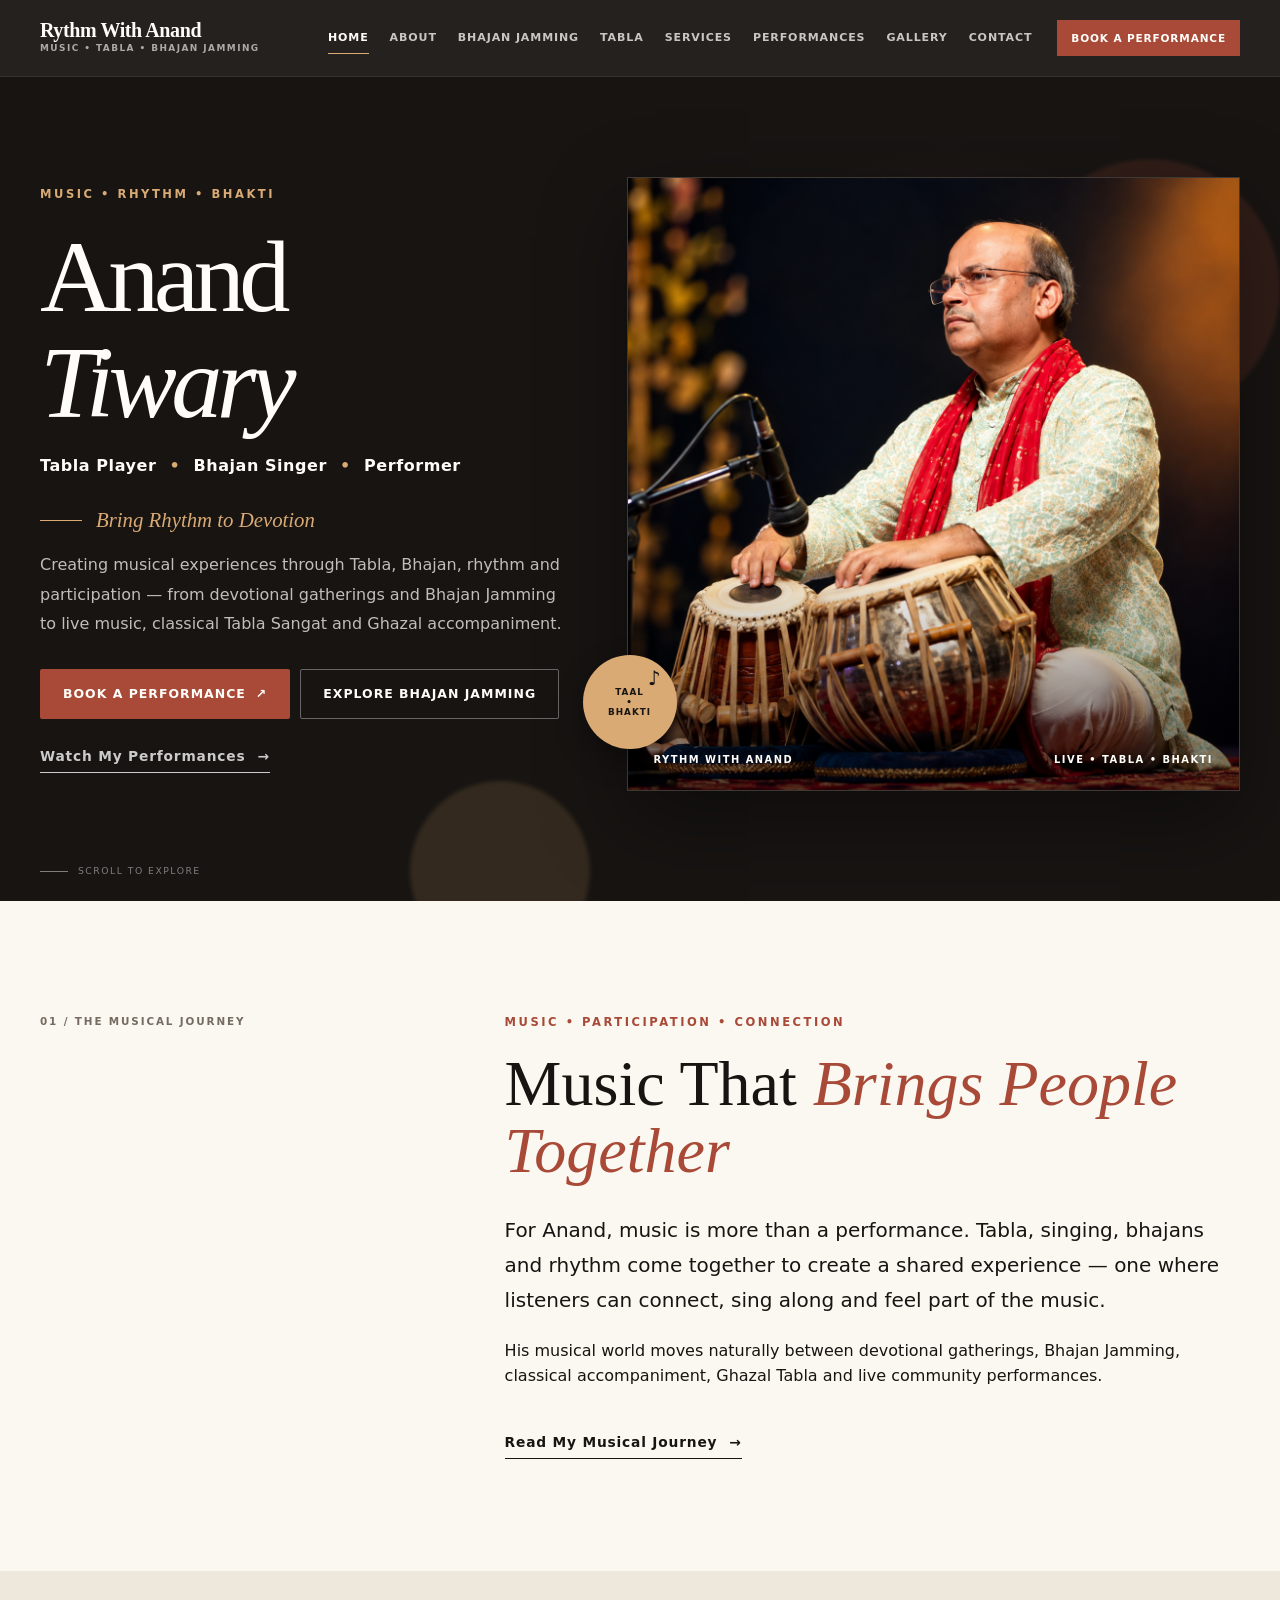
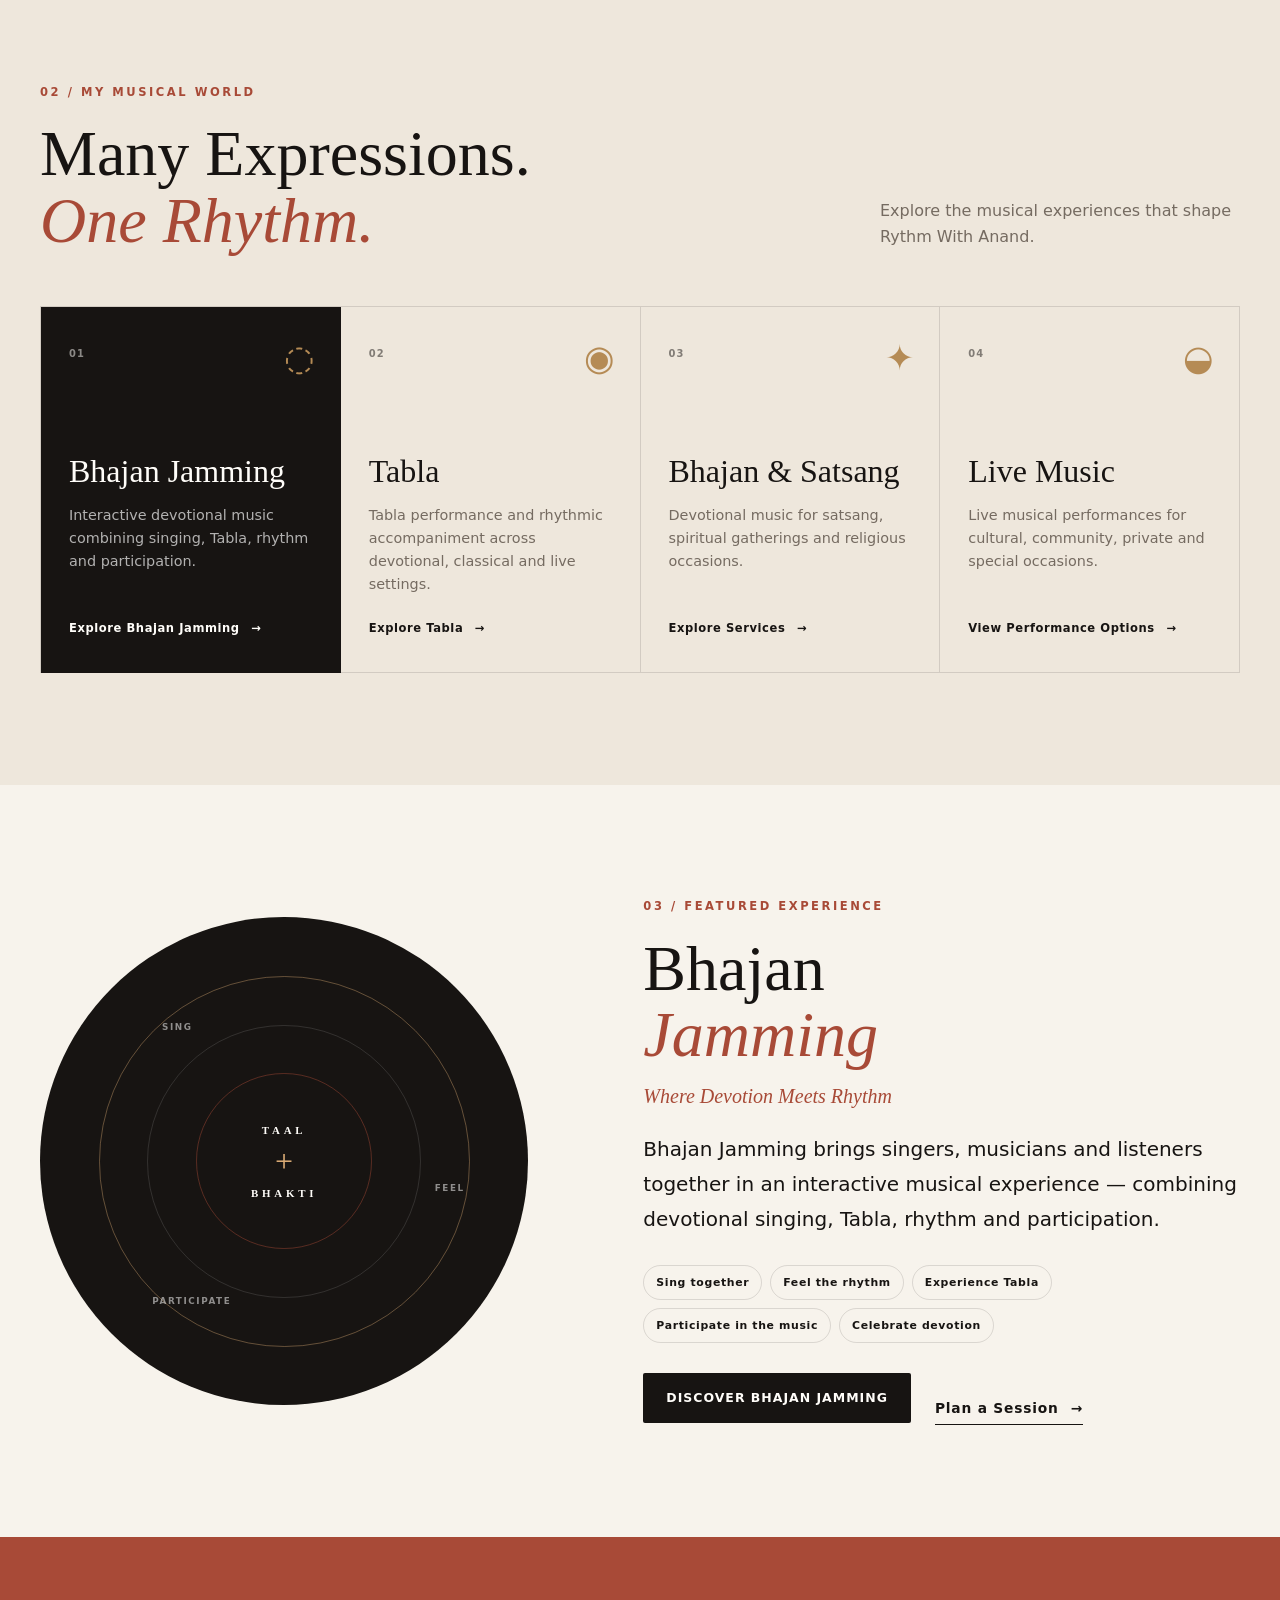
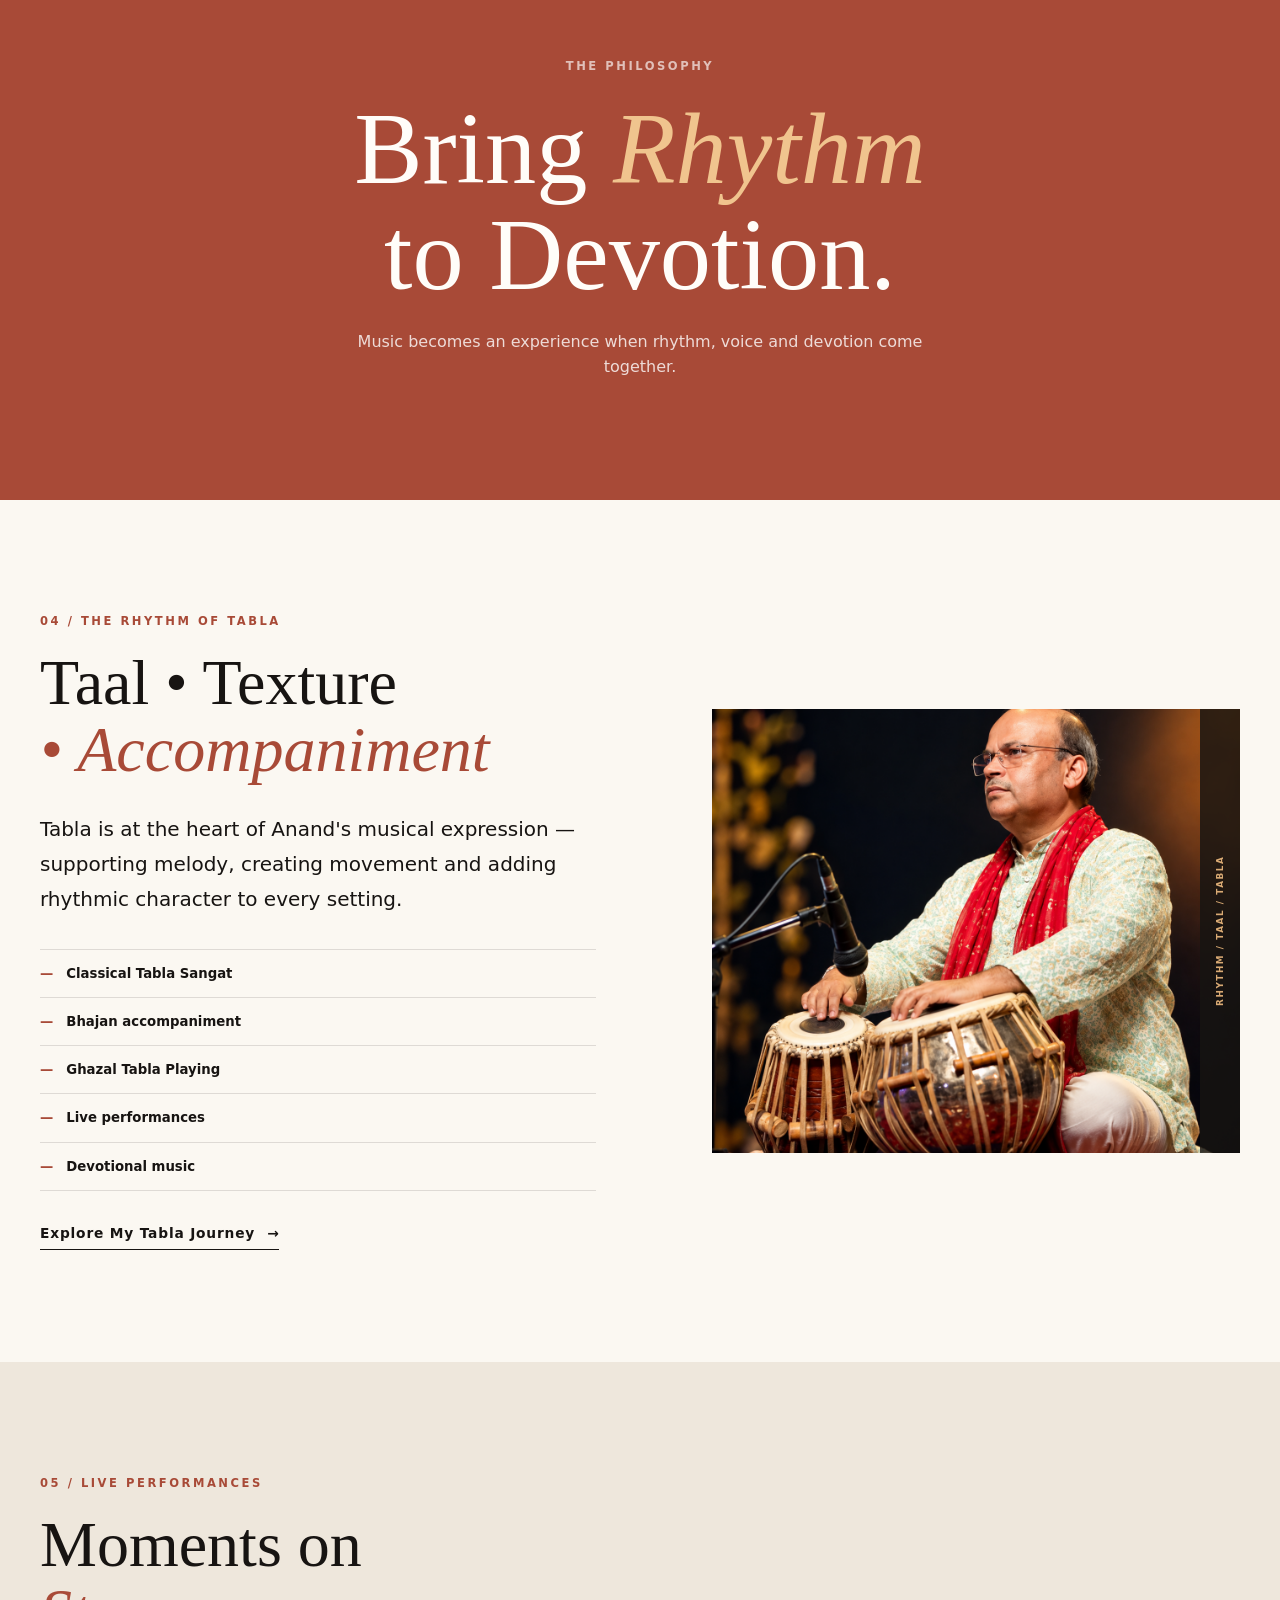
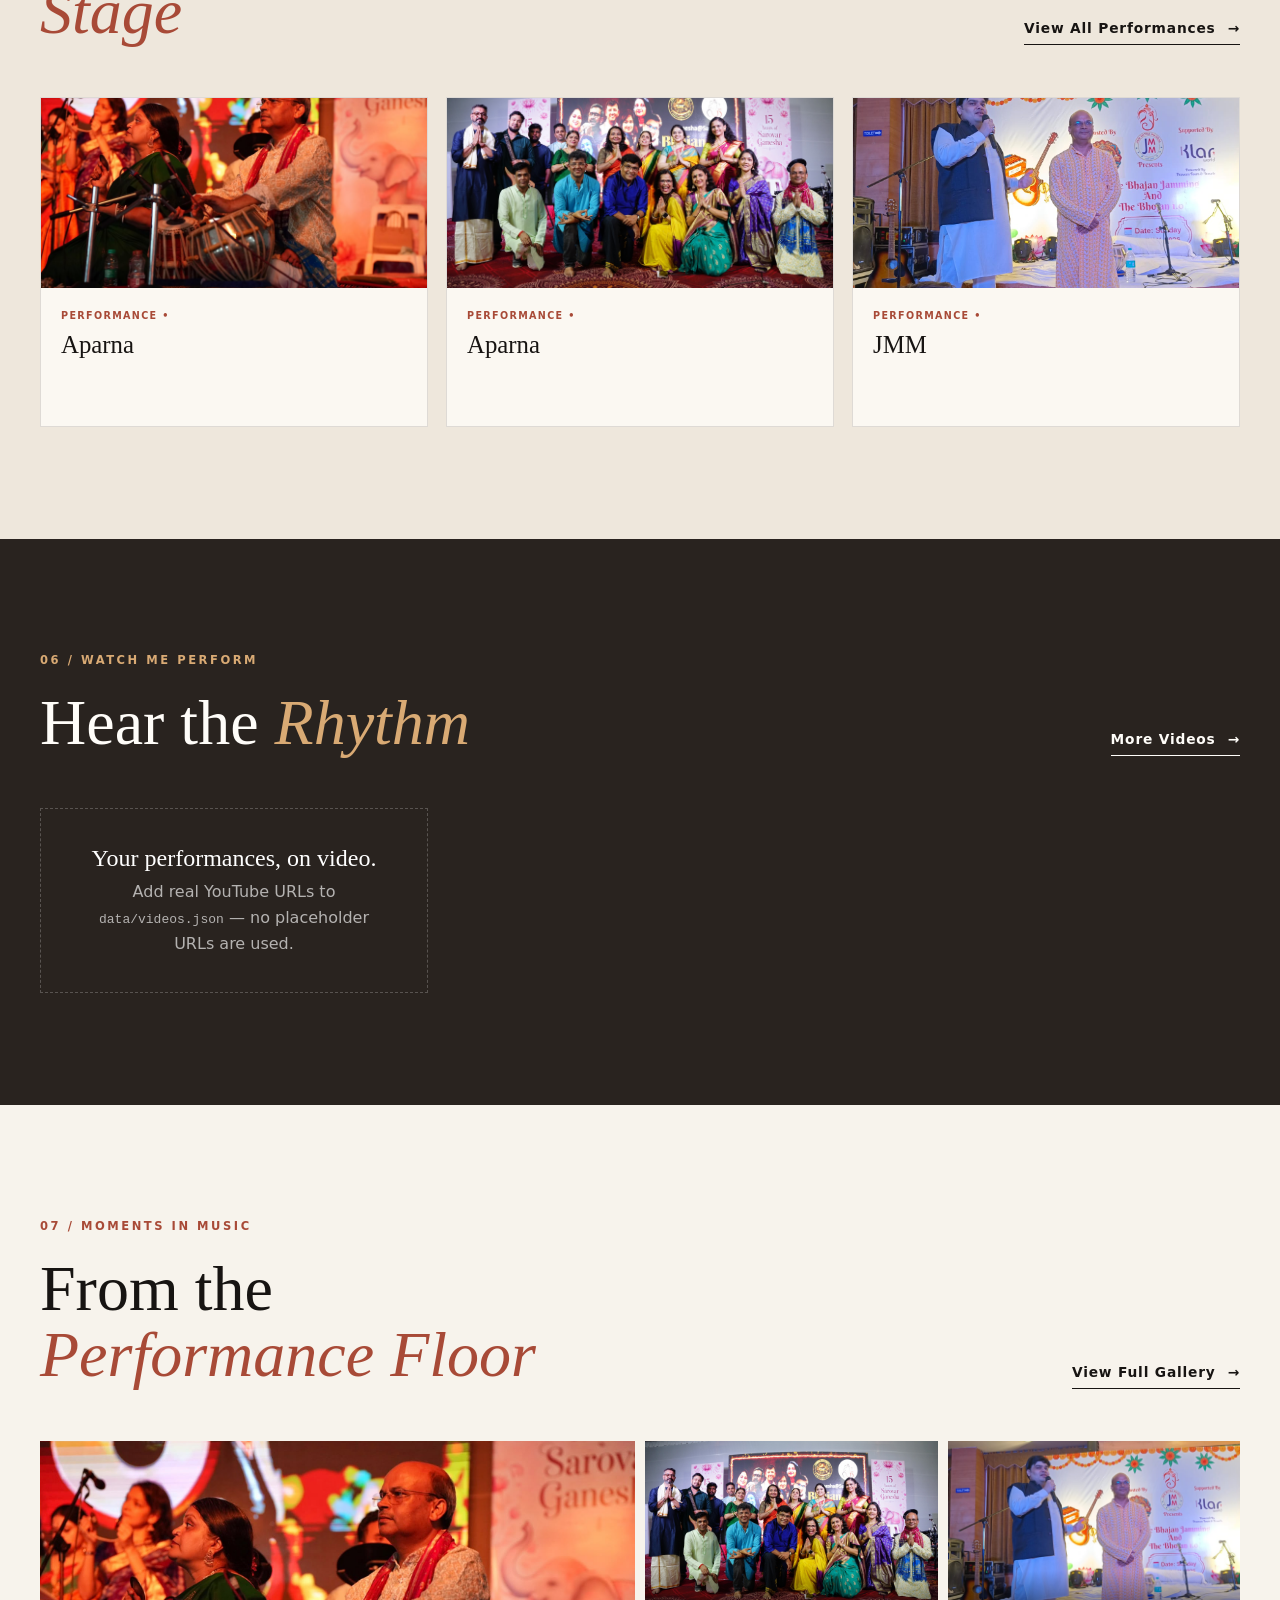
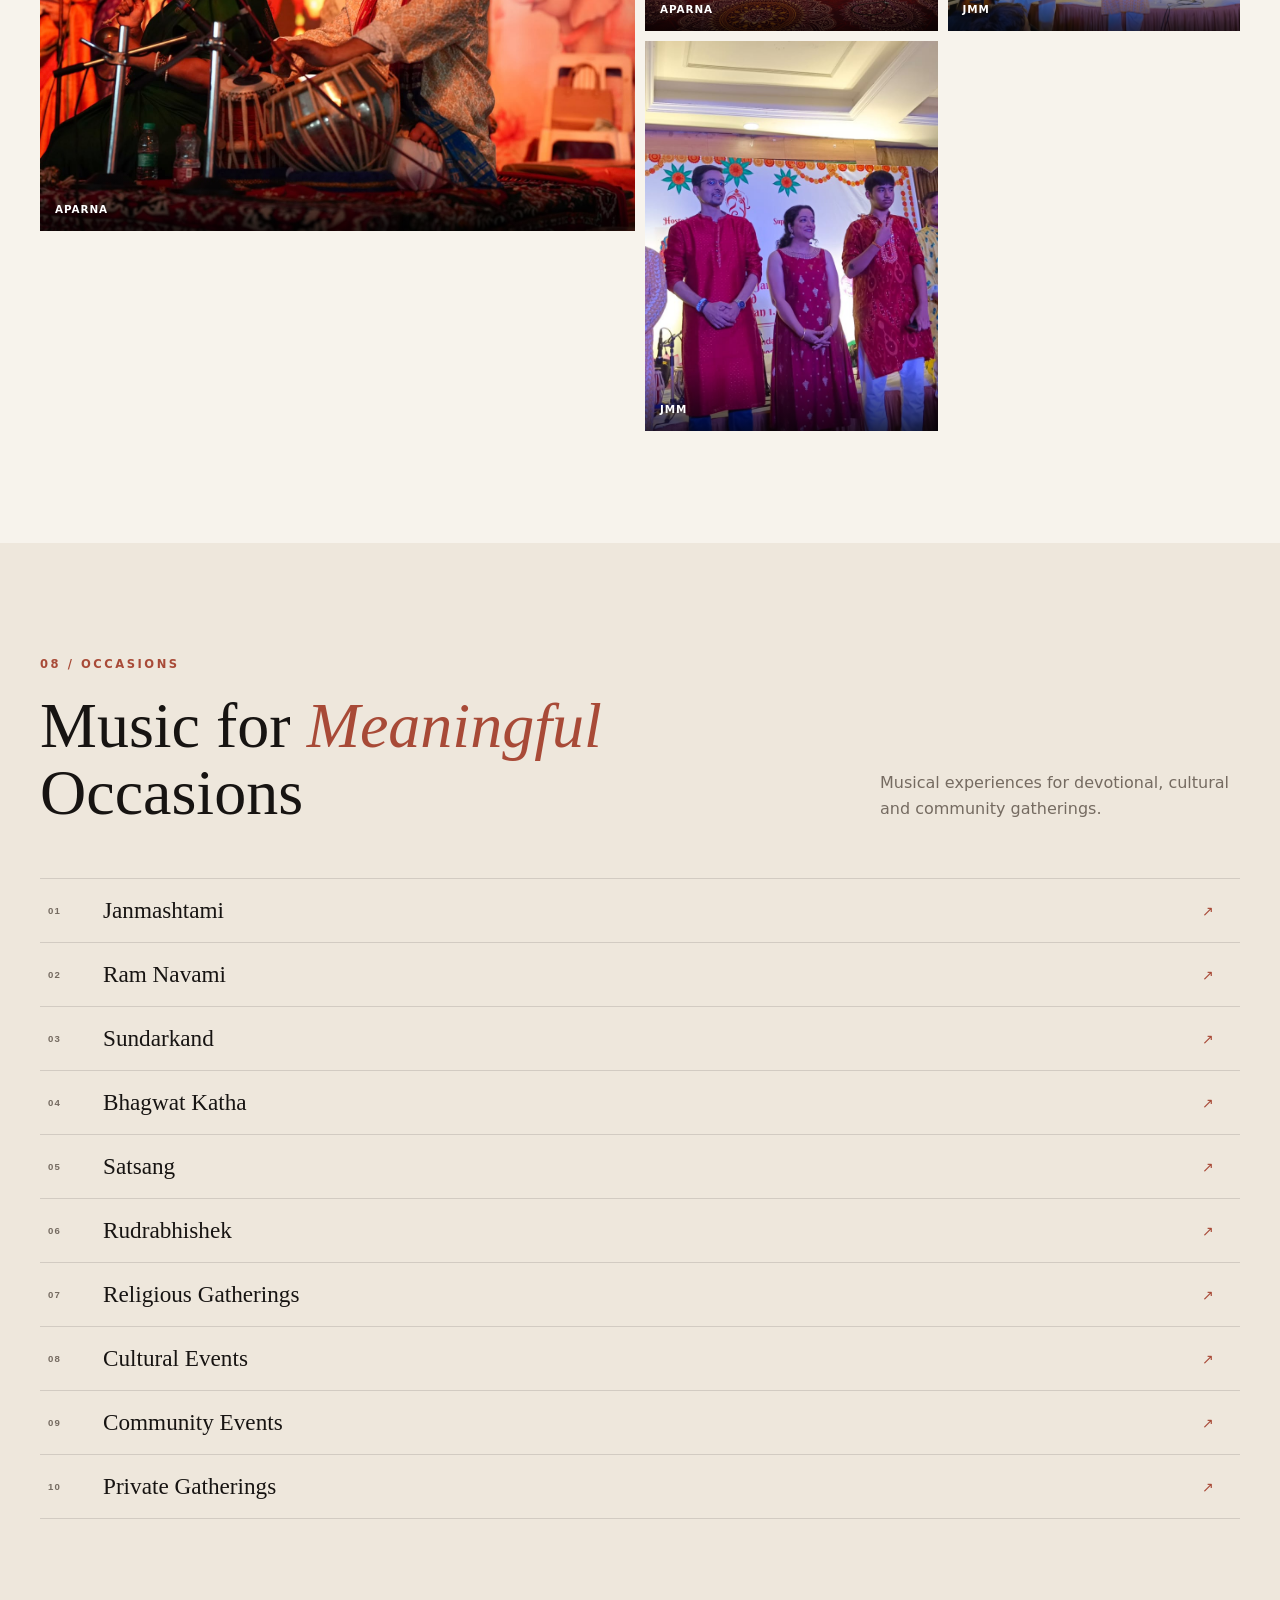
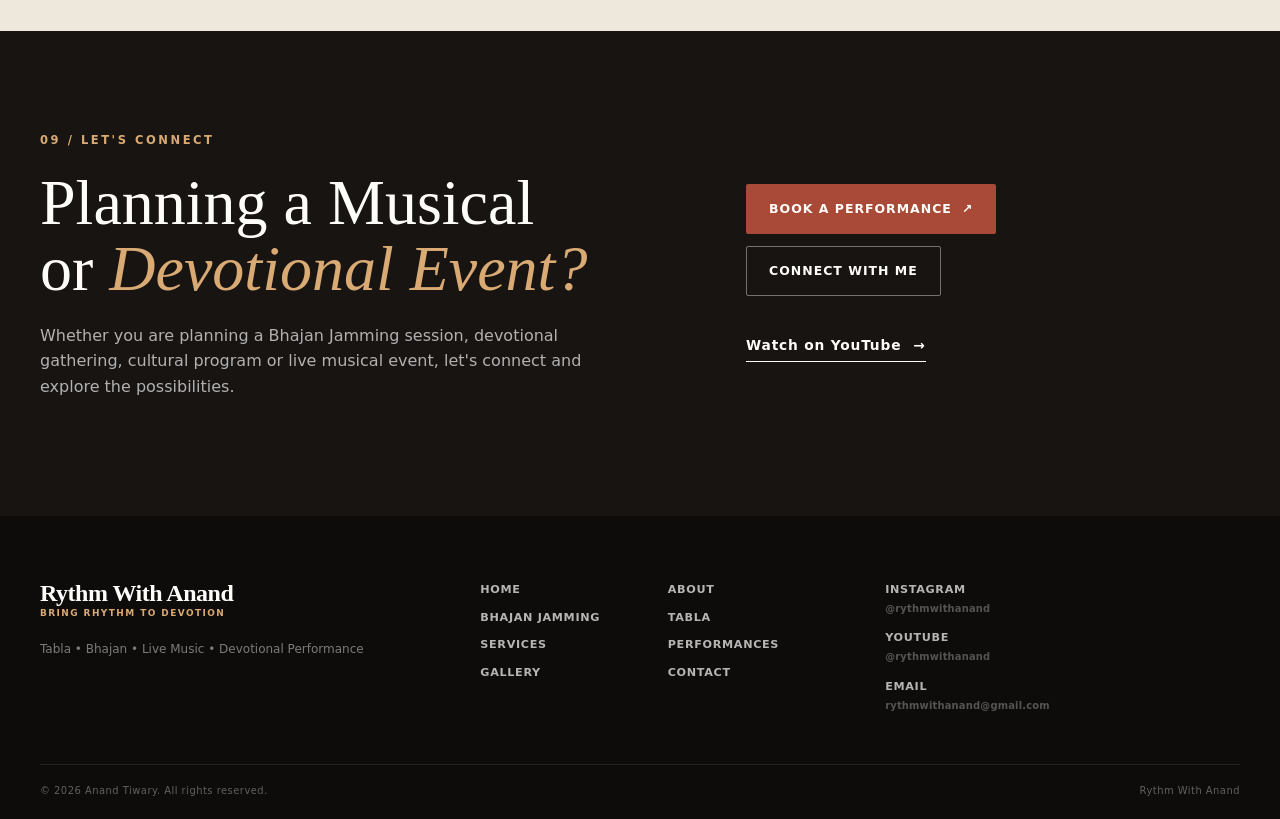
<file: index.html>
<!doctype html>
<html lang="en">
<head>
  <meta charset="utf-8">
  <meta name="viewport" content="width=device-width, initial-scale=1">
  <meta name="theme-color" content="#171412">
  <meta name="description" content="Anand Tiwary — Tabla Player, Bhajan Singer and Performer. Bhajan Jamming, Live Music, Classical Tabla Sangat, Ghazal Tabla and Devotional music.">
  <meta name="author" content="Anand Tiwary">
  <meta name="robots" content="index, follow">

  <title>Anand Tiwary | Tabla Player | Bhajan Jamming | Rythm With Anand</title>

  <!-- Replace this placeholder with your real GitHub Pages URL after deployment. -->
  <link rel="canonical" href="https://USERNAME.github.io/REPOSITORY/">

  <meta property="og:type" content="website">
  <meta property="og:title" content="Anand Tiwary | Rythm With Anand">
  <meta property="og:description" content="Tabla, Bhajan Jamming, live music and devotional performance by Anand Tiwary.">
  <meta property="og:url" content="https://USERNAME.github.io/REPOSITORY/">
  <meta property="og:image" content="assets/images/profile/TablaProfile.png">
  <meta property="og:image:alt" content="Anand Tiwary performing Tabla on stage">
  <meta name="twitter:card" content="summary_large_image">
  <meta name="twitter:title" content="Anand Tiwary | Rythm With Anand">
  <meta name="twitter:description" content="Bring Rhythm to Devotion — Tabla, Bhajan Jamming and live music.">
  <meta name="twitter:image" content="assets/images/profile/TablaProfile.png">

  <link rel="stylesheet" href="css/style.css">
  <link rel="stylesheet" href="css/home.css">
</head>

<body>
  <a class="skip-link" href="#main-content">Skip to content</a>

  <header class="site-header" data-header>
    <div class="container nav-wrap">
      <a class="brand" href="index.html" aria-label="Rythm With Anand home">
        <span class="brand-name" data-brand>Rythm With Anand</span>
        <span class="brand-subtitle">Music • Tabla • Bhajan Jamming</span>
      </a>

      <button class="menu-toggle" type="button" aria-expanded="false" aria-controls="site-navigation">
        <span class="sr-only">Open navigation</span>
        <span></span><span></span><span></span>
      </button>

      <nav id="site-navigation" class="site-nav" aria-label="Primary navigation">
        <a class="active" aria-current="page" href="index.html">Home</a>
        <a href="pages/about.html">About</a>
        <a href="pages/bhajan-jamming.html">Bhajan Jamming</a>
        <a href="pages/tabla.html">Tabla</a>
        <a href="pages/services.html">Services</a>
        <a href="pages/performances.html">Performances</a>
        <a href="pages/gallery.html">Gallery</a>
        <a href="pages/contact.html">Contact</a>
        <a class="nav-cta" href="pages/contact.html">Book a Performance</a>
      </nav>
    </div>
  </header>

  <main id="main-content">
    <!-- HERO -->
    <section class="hero section-dark">
      <div class="hero-glow hero-glow-one" aria-hidden="true"></div>
      <div class="hero-glow hero-glow-two" aria-hidden="true"></div>
      <div class="container hero-grid">
        <div class="hero-copy reveal">
          <p class="eyebrow">MUSIC • RHYTHM • BHAKTI</p>
          <h1>Anand<br><em>Tiwary</em></h1>
          <p class="hero-role">Tabla Player <span>•</span> Bhajan Singer <span>•</span> Performer</p>
          <div class="hero-tagline">
            <span class="line"></span>
            <span>Bring Rhythm to Devotion</span>
          </div>
          <p class="hero-text">
            Creating musical experiences through Tabla, Bhajan, rhythm and participation —
            from devotional gatherings and Bhajan Jamming to live music, classical Tabla Sangat
            and Ghazal accompaniment.
          </p>
          <div class="hero-actions">
            <a class="btn btn-primary" href="pages/contact.html">Book a Performance <span>↗</span></a>
            <a class="btn btn-secondary" href="pages/bhajan-jamming.html">Explore Bhajan Jamming</a>
          </div>
          <a class="text-link hero-watch" href="pages/performances.html">Watch My Performances <span>→</span></a>
        </div>

        <div class="hero-visual reveal reveal-delay">
          <div class="hero-image-frame">
            <img src="assets/images/profile/TablaProfile.png"
                 alt="Anand Tiwary performing Tabla on stage"
                 width="1254" height="1254"
                 fetchpriority="high">
            <div class="image-caption">
              <span>Rythm With Anand</span>
              <span>Live • Tabla • Bhakti</span>
            </div>
          </div>
          <div class="hero-note" aria-hidden="true">
            <span class="note-symbol">♪</span>
            <span>TAAL<br>•<br>BHAKTI</span>
          </div>
        </div>
      </div>
      <div class="scroll-cue" aria-hidden="true"><span></span>Scroll to explore</div>
    </section>

    <!-- INTRO -->
    <section class="section intro-section">
      <div class="container intro-grid">
        <div class="section-kicker reveal">01 / THE MUSICAL JOURNEY</div>
        <div class="intro-content reveal">
          <p class="eyebrow">Music • Participation • Connection</p>
          <h2>Music That <em>Brings People Together</em></h2>
          <p class="lead">
            For Anand, music is more than a performance. Tabla, singing, bhajans and rhythm
            come together to create a shared experience — one where listeners can connect,
            sing along and feel part of the music.
          </p>
          <p>
            His musical world moves naturally between devotional gatherings, Bhajan Jamming,
            classical accompaniment, Ghazal Tabla and live community performances.
          </p>
          <a class="text-link" href="pages/about.html">Read My Musical Journey <span>→</span></a>
        </div>
      </div>
    </section>

    <!-- MUSICAL WORLD -->
    <section class="section world-section">
      <div class="container">
        <div class="section-heading reveal">
          <div>
            <p class="eyebrow">02 / MY MUSICAL WORLD</p>
            <h2>Many Expressions.<br><em>One Rhythm.</em></h2>
          </div>
          <p>Explore the musical experiences that shape Rythm With Anand.</p>
        </div>

        <div class="world-grid">
          <article class="world-card featured reveal">
            <span class="card-number">01</span>
            <span class="card-icon" aria-hidden="true">◌</span>
            <h3>Bhajan Jamming</h3>
            <p>Interactive devotional music combining singing, Tabla, rhythm and participation.</p>
            <a href="pages/bhajan-jamming.html">Explore Bhajan Jamming <span>→</span></a>
          </article>

          <article class="world-card reveal reveal-delay">
            <span class="card-number">02</span>
            <span class="card-icon" aria-hidden="true">◉</span>
            <h3>Tabla</h3>
            <p>Tabla performance and rhythmic accompaniment across devotional, classical and live settings.</p>
            <a href="pages/tabla.html">Explore Tabla <span>→</span></a>
          </article>

          <article class="world-card reveal">
            <span class="card-number">03</span>
            <span class="card-icon" aria-hidden="true">✦</span>
            <h3>Bhajan &amp; Satsang</h3>
            <p>Devotional music for satsang, spiritual gatherings and religious occasions.</p>
            <a href="pages/services.html">Explore Services <span>→</span></a>
          </article>

          <article class="world-card reveal reveal-delay">
            <span class="card-number">04</span>
            <span class="card-icon" aria-hidden="true">◒</span>
            <h3>Live Music</h3>
            <p>Live musical performances for cultural, community, private and special occasions.</p>
            <a href="pages/services.html">View Performance Options <span>→</span></a>
          </article>
        </div>
      </div>
    </section>

    <!-- BHAJAN JAMMING -->
    <section class="section bhajan-section">
      <div class="container bhajan-grid">
        <div class="bhajan-art reveal">
          <div class="art-ring ring-one"></div>
          <div class="art-ring ring-two"></div>
          <div class="art-center">
            <span>TAAL</span>
            <strong>+</strong>
            <span>BHAKTI</span>
          </div>
          <div class="art-label label-one">SING</div>
          <div class="art-label label-two">FEEL</div>
          <div class="art-label label-three">PARTICIPATE</div>
        </div>

        <div class="bhajan-copy reveal">
          <p class="eyebrow">03 / FEATURED EXPERIENCE</p>
          <h2>Bhajan<br><em>Jamming</em></h2>
          <p class="display-subtitle">Where Devotion Meets Rhythm</p>
          <p class="lead">
            Bhajan Jamming brings singers, musicians and listeners together in an interactive
            musical experience — combining devotional singing, Tabla, rhythm and participation.
          </p>
          <div class="feature-points">
            <span>Sing together</span>
            <span>Feel the rhythm</span>
            <span>Experience Tabla</span>
            <span>Participate in the music</span>
            <span>Celebrate devotion</span>
          </div>
          <div class="inline-actions">
            <a class="btn btn-dark" href="pages/bhajan-jamming.html">Discover Bhajan Jamming</a>
            <a class="text-link" href="pages/contact.html">Plan a Session <span>→</span></a>
          </div>
        </div>
      </div>
    </section>

    <!-- BRAND STATEMENT -->
    <section class="statement-section">
      <div class="container statement-inner reveal">
        <p class="eyebrow">THE PHILOSOPHY</p>
        <h2>Bring <span>Rhythm</span><br>to Devotion.</h2>
        <p>Music becomes an experience when rhythm, voice and devotion come together.</p>
      </div>
    </section>

    <!-- TABLA -->
    <section class="section tabla-section">
      <div class="container tabla-grid">
        <div class="tabla-copy reveal">
          <p class="eyebrow">04 / THE RHYTHM OF TABLA</p>
          <h2>Taal • Texture<br><em>• Accompaniment</em></h2>
          <p class="lead">
            Tabla is at the heart of Anand's musical expression — supporting melody, creating
            movement and adding rhythmic character to every setting.
          </p>
          <ul class="clean-list">
            <li>Classical Tabla Sangat</li>
            <li>Bhajan accompaniment</li>
            <li>Ghazal Tabla Playing</li>
            <li>Live performances</li>
            <li>Devotional music</li>
          </ul>
          <a class="text-link" href="pages/tabla.html">Explore My Tabla Journey <span>→</span></a>
        </div>

        <div class="tabla-visual reveal reveal-delay">
          <img src="assets/images/profile/TablaProfile.png"
               alt="Anand Tiwary playing Tabla"
               width="1254" height="1254"
               loading="lazy">
          <div class="vertical-caption">RHYTHM / TAAL / TABLA</div>
        </div>
      </div>
    </section>

    <!-- PERFORMANCES -->
    <section class="section performance-section">
      <div class="container">
        <div class="section-heading reveal">
          <div>
            <p class="eyebrow">05 / LIVE PERFORMANCES</p>
            <h2>Moments on<br><em>Stage</em></h2>
          </div>
          <a class="text-link desktop-link" href="pages/performances.html">View All Performances <span>→</span></a>
        </div>

        <div id="performance-preview" class="performance-grid" aria-live="polite"></div>
        <a class="text-link mobile-link" href="pages/performances.html">View All Performances <span>→</span></a>
      </div>
    </section>

    <!-- VIDEO -->
    <section class="section video-section section-dark">
      <div class="container">
        <div class="section-heading reveal">
          <div>
            <p class="eyebrow">06 / WATCH ME PERFORM</p>
            <h2>Hear the <em>Rhythm</em></h2>
          </div>
          <a class="text-link light-link desktop-link" href="pages/performances.html">More Videos <span>→</span></a>
        </div>

        <div id="video-preview" class="video-grid" aria-live="polite"></div>
        <a class="text-link light-link mobile-link" href="pages/performances.html">More Videos <span>→</span></a>
      </div>
    </section>

    <!-- MOMENTS -->
    <section class="section gallery-section">
      <div class="container">
        <div class="section-heading reveal">
          <div>
            <p class="eyebrow">07 / MOMENTS IN MUSIC</p>
            <h2>From the<br><em>Performance Floor</em></h2>
          </div>
          <a class="text-link desktop-link" href="pages/gallery.html">View Full Gallery <span>→</span></a>
        </div>

        <div id="gallery-preview" class="gallery-grid" aria-live="polite"></div>
        <a class="text-link mobile-link" href="pages/gallery.html">View Full Gallery <span>→</span></a>
      </div>
    </section>

    <!-- OCCASIONS -->
    <section class="section occasions-section">
      <div class="container">
        <div class="section-heading reveal">
          <div>
            <p class="eyebrow">08 / OCCASIONS</p>
            <h2>Music for <em>Meaningful</em><br>Occasions</h2>
          </div>
          <p>Musical experiences for devotional, cultural and community gatherings.</p>
        </div>

        <div class="occasion-list reveal">
          <a href="pages/services.html"><span>01</span>Janmashtami<i>↗</i></a>
          <a href="pages/services.html"><span>02</span>Ram Navami<i>↗</i></a>
          <a href="pages/services.html"><span>03</span>Sundarkand<i>↗</i></a>
          <a href="pages/services.html"><span>04</span>Bhagwat Katha<i>↗</i></a>
          <a href="pages/services.html"><span>05</span>Satsang<i>↗</i></a>
          <a href="pages/services.html"><span>06</span>Rudrabhishek<i>↗</i></a>
          <a href="pages/services.html"><span>07</span>Religious Gatherings<i>↗</i></a>
          <a href="pages/services.html"><span>08</span>Cultural Events<i>↗</i></a>
          <a href="pages/services.html"><span>09</span>Community Events<i>↗</i></a>
          <a href="pages/services.html"><span>10</span>Private Gatherings<i>↗</i></a>
        </div>
      </div>
    </section>

    <!-- CONTACT CTA -->
    <section class="contact-cta section-dark">
      <div class="container contact-inner reveal">
        <div>
          <p class="eyebrow">09 / LET'S CONNECT</p>
          <h2>Planning a Musical<br>or <em>Devotional Event?</em></h2>
          <p>
            Whether you are planning a Bhajan Jamming session, devotional gathering,
            cultural program or live musical event, let's connect and explore the possibilities.
          </p>
        </div>
        <div class="contact-actions">
          <a class="btn btn-primary" href="pages/contact.html">Book a Performance <span>↗</span></a>
          <a class="btn btn-outline-light" href="pages/contact.html">Connect With Me</a>
          <a class="text-link light-link" data-youtube-link href="https://youtube.com/@rythmwithanand" target="_blank" rel="noopener noreferrer">Watch on YouTube <span>→</span></a>
        </div>
      </div>
    </section>
  </main>

  <footer class="site-footer">
    <div class="container footer-grid">
      <div>
        <a class="brand footer-brand" href="index.html">
          <span class="brand-name" data-brand>Rythm With Anand</span>
          <span class="brand-subtitle">Bring Rhythm to Devotion</span>
        </a>
        <p class="footer-copy">Tabla • Bhajan • Live Music • Devotional Performance</p>
      </div>

      <nav class="footer-nav" aria-label="Footer navigation">
        <a href="index.html">Home</a>
        <a href="pages/about.html">About</a>
        <a href="pages/bhajan-jamming.html">Bhajan Jamming</a>
        <a href="pages/tabla.html">Tabla</a>
        <a href="pages/services.html">Services</a>
        <a href="pages/performances.html">Performances</a>
        <a href="pages/gallery.html">Gallery</a>
        <a href="pages/contact.html">Contact</a>
      </nav>

      <div class="social-links">
        <a data-instagram-link href="https://instagram.com/rythmwithanand" target="_blank" rel="noopener noreferrer">Instagram <span>@rythmwithanand</span></a>
        <a data-youtube-link href="https://youtube.com/@rythmwithanand" target="_blank" rel="noopener noreferrer">YouTube <span>@rythmwithanand</span></a>
        <a data-email-link href="mailto:rythmwithanand@gmail.com">Email <span data-email>rythmwithanand@gmail.com</span></a>
      </div>
    </div>
    <div class="container footer-bottom">
      <span>© <span data-year></span> Anand Tiwary. All rights reserved.</span>
      <span>Rythm With Anand</span>
    </div>
  </footer>

  <script src="js/main.js" defer></script>
</body>
</html>
</file>
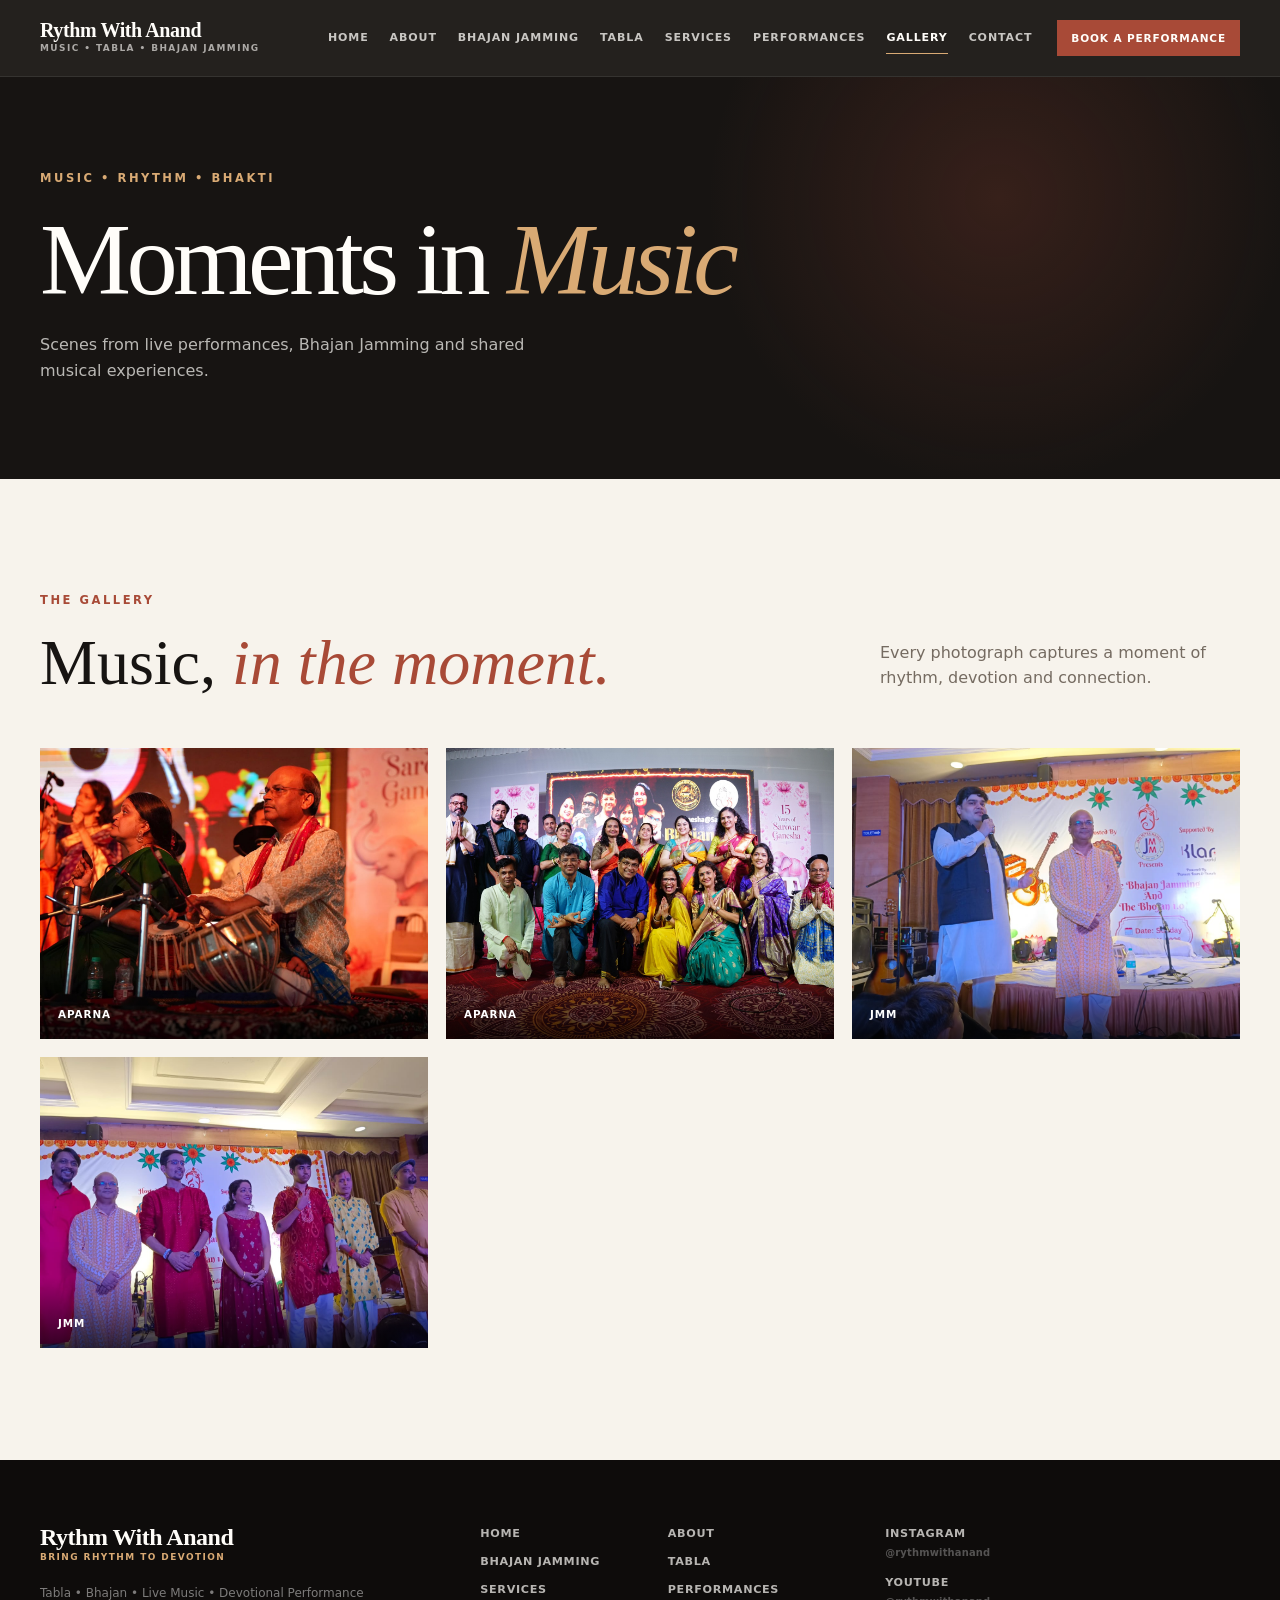
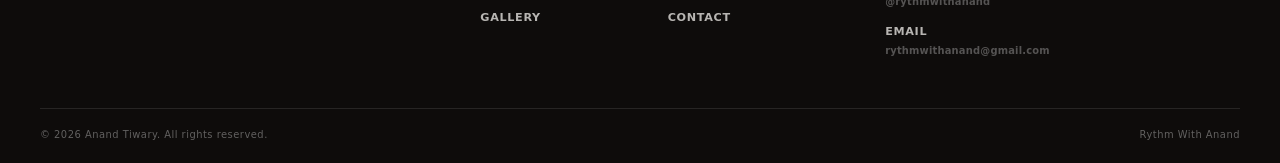
<file: pages/gallery.html>
<!doctype html>
<html lang="en">
<head>
  <meta charset="utf-8">
  <meta name="viewport" content="width=device-width, initial-scale=1">
  <meta name="theme-color" content="#171412">
  <meta name="description" content="Browse performance and Bhajan Jamming photographs from Anand Tiwary.">
  <meta name="author" content="Anand Tiwary">
  <meta name="robots" content="index, follow">
  <title>Gallery | Rythm With Anand</title>
  <link rel="stylesheet" href="../css/style.css">
  <link rel="stylesheet" href="../css/gallery.css">
</head>

<body>
  <a class="skip-link" href="#main-content">Skip to content</a>

  <header class="site-header" data-header>
    <div class="container nav-wrap">
      <a class="brand" href="../index.html" aria-label="Rythm With Anand home">
        <span class="brand-name" data-brand>Rythm With Anand</span>
        <span class="brand-subtitle">Music • Tabla • Bhajan Jamming</span>
      </a>

      <button class="menu-toggle" type="button" aria-expanded="false" aria-controls="site-navigation">
        <span class="sr-only">Open navigation</span>
        <span></span><span></span><span></span>
      </button>

      <nav id="site-navigation" class="site-nav" aria-label="Primary navigation">
        <a href="../index.html">Home</a>
        <a href="about.html">About</a>
        <a href="bhajan-jamming.html">Bhajan Jamming</a>
        <a href="tabla.html">Tabla</a>
        <a href="services.html">Services</a>
        <a href="performances.html">Performances</a>
        <a class="active" aria-current="page" href="gallery.html">Gallery</a>
        <a href="contact.html">Contact</a>
        <a class="nav-cta" href="contact.html">Book a Performance</a>
      </nav>
    </div>
  </header>

  <main id="main-content">
    <section class="gallery-intro section-dark">
      <div class="container gallery-intro-inner">
        <p class="eyebrow">MUSIC • RHYTHM • BHAKTI</p>
        <h1>Moments in <em>Music</em></h1>
        <p>Scenes from live performances, Bhajan Jamming and shared musical experiences.</p>
      </div>
    </section>

    <section class="section gallery-page">
      <div class="container">
        <div class="section-heading">
          <div>
            <p class="eyebrow">THE GALLERY</p>
            <h2>Music, <em>in the moment.</em></h2>
          </div>
          <p>Every photograph captures a moment of rhythm, devotion and connection.</p>
        </div>
        <div id="gallery-grid" class="gallery-grid gallery-full" aria-live="polite" aria-busy="true">
          <p class="gallery-message">Loading photographs…</p>
        </div>
      </div>
    </section>
  </main>

  <dialog id="gallery-lightbox" class="gallery-lightbox" aria-label="Expanded photograph">
    <button class="lightbox-close" type="button" aria-label="Close enlarged image">&times;</button>
    <img class="lightbox-image" alt="">
    <p class="lightbox-caption"></p>
  </dialog>

  <footer class="site-footer">
    <div class="container footer-grid">
      <div>
        <a class="brand footer-brand" href="../index.html">
          <span class="brand-name" data-brand>Rythm With Anand</span>
          <span class="brand-subtitle">Bring Rhythm to Devotion</span>
        </a>
        <p class="footer-copy">Tabla • Bhajan • Live Music • Devotional Performance</p>
      </div>

      <nav class="footer-nav" aria-label="Footer navigation">
        <a href="../index.html">Home</a>
        <a href="about.html">About</a>
        <a href="bhajan-jamming.html">Bhajan Jamming</a>
        <a href="tabla.html">Tabla</a>
        <a href="services.html">Services</a>
        <a href="performances.html">Performances</a>
        <a href="gallery.html">Gallery</a>
        <a href="contact.html">Contact</a>
      </nav>

      <div class="social-links">
        <a data-instagram-link href="https://instagram.com/rythmwithanand" target="_blank" rel="noopener noreferrer">Instagram <span>@rythmwithanand</span></a>
        <a data-youtube-link href="https://youtube.com/@rythmwithanand" target="_blank" rel="noopener noreferrer">YouTube <span>@rythmwithanand</span></a>
        <a data-email-link href="mailto:rythmwithanand@gmail.com">Email <span data-email>rythmwithanand@gmail.com</span></a>
      </div>
    </div>
    <div class="container footer-bottom">
      <span>© <span data-year></span> Anand Tiwary. All rights reserved.</span>
      <span>Rythm With Anand</span>
    </div>
  </footer>

  <script src="../js/gallery.js" defer></script>
</body>
</html>
</file>
<file: css/style.css>
:root {
  --ink: #171412;
  --ink-soft: #29231f;
  --paper: #f7f3ec;
  --paper-2: #eee7dc;
  --cream: #fbf8f2;
  --accent: #a84a37;
  --accent-dark: #7e3024;
  --gold: #b58b55;
  --muted: #756b61;
  --line: rgba(23, 20, 18, .13);
  --line-light: rgba(255,255,255,.16);
  --white: #fffdf9;
  --shadow: 0 20px 60px rgba(35, 26, 20, .12);
  --radius: 4px;
  --max: 1200px;
}

* { box-sizing: border-box; }
html { scroll-behavior: smooth; }
body {
  margin: 0;
  background: var(--paper);
  color: var(--ink);
  font-family: Inter, ui-sans-serif, system-ui, -apple-system, BlinkMacSystemFont, "Segoe UI", sans-serif;
  line-height: 1.6;
  -webkit-font-smoothing: antialiased;
}
img { max-width: 100%; display: block; }
a { color: inherit; text-decoration: none; }
button, a { -webkit-tap-highlight-color: transparent; }
button { font: inherit; }

.container {
  width: min(calc(100% - 48px), var(--max));
  margin-inline: auto;
}
.section { padding: 112px 0; }
.section-dark { background: var(--ink); color: var(--white); }
.sr-only {
  position: absolute; width: 1px; height: 1px; padding: 0; margin: -1px;
  overflow: hidden; clip: rect(0,0,0,0); white-space: nowrap; border: 0;
}
.skip-link {
  position: fixed; left: 16px; top: -80px; z-index: 9999;
  padding: 10px 16px; background: var(--white); color: var(--ink);
  border: 2px solid var(--accent); border-radius: 3px;
}
.skip-link:focus { top: 16px; }

:focus-visible {
  outline: 3px solid var(--gold);
  outline-offset: 4px;
}

.eyebrow {
  margin: 0 0 20px;
  font-size: .72rem;
  font-weight: 700;
  letter-spacing: .22em;
  text-transform: uppercase;
  color: var(--accent);
}
.section-dark .eyebrow { color: #d9aa74; }

h1, h2, h3, p { margin-top: 0; }
h1, h2, h3 {
  font-family: Georgia, "Times New Roman", serif;
  font-weight: 400;
  line-height: 1.04;
}
h2 { font-size: clamp(2.5rem, 5vw, 4.5rem); margin-bottom: 28px; }
h2 em, h1 em { font-style: italic; color: var(--accent); }
.section-dark h2 em { color: #d9aa74; }
.lead { font-size: clamp(1.05rem, 1.7vw, 1.25rem); line-height: 1.75; }

.text-link {
  display: inline-flex; align-items: center; gap: 12px;
  margin-top: 26px; padding-bottom: 5px;
  border-bottom: 1px solid currentColor;
  font-size: .86rem; font-weight: 700; letter-spacing: .06em;
  transition: gap .25s ease, opacity .25s ease;
}
.text-link span { transition: transform .25s ease; }
.text-link:hover { gap: 16px; }
.text-link:hover span { transform: translateX(2px); }
.light-link { color: var(--white); }

.btn {
  display: inline-flex; align-items: center; justify-content: center; gap: 10px;
  min-height: 50px; padding: 13px 22px;
  border: 1px solid transparent; border-radius: 2px;
  font-size: .78rem; font-weight: 800; letter-spacing: .08em;
  text-transform: uppercase;
  transition: transform .25s ease, background .25s ease, border-color .25s ease, color .25s ease;
}
.btn:hover { transform: translateY(-2px); }
.btn-primary { background: var(--accent); color: var(--white); }
.btn-primary:hover { background: var(--accent-dark); }
.btn-secondary { background: transparent; border-color: rgba(255,255,255,.35); color: var(--white); }
.btn-secondary:hover { border-color: var(--white); background: rgba(255,255,255,.06); }
.btn-dark { background: var(--ink); color: var(--white); }
.btn-dark:hover { background: var(--accent-dark); }
.btn-outline-light { border-color: rgba(255,255,255,.4); color: var(--white); }
.btn-outline-light:hover { background: var(--white); color: var(--ink); }

.site-header {
  position: sticky; top: 0; z-index: 1000;
  background: rgba(23,20,18,.94);
  color: var(--white);
  backdrop-filter: blur(14px);
  border-bottom: 1px solid rgba(255,255,255,.08);
}
.nav-wrap { min-height: 76px; display: flex; align-items: center; justify-content: space-between; gap: 24px; }
.brand { display: inline-flex; flex-direction: column; gap: 1px; flex-shrink: 0; }
.brand-name { font: 600 1.25rem/1 Georgia, "Times New Roman", serif; letter-spacing: -.02em; }
.brand-subtitle { font-size: .56rem; font-weight: 700; letter-spacing: .16em; text-transform: uppercase; opacity: .62; }
.site-nav { display: flex; align-items: center; gap: 21px; }
.site-nav > a:not(.nav-cta) {
  position: relative; padding: 28px 0;
  font-size: .69rem; font-weight: 700; letter-spacing: .08em; text-transform: uppercase;
  opacity: .75;
}
.site-nav > a:not(.nav-cta)::after {
  content: ""; position: absolute; left: 0; bottom: 21px; width: 0; height: 1px;
  background: #d9aa74; transition: width .25s ease;
}
.site-nav > a:hover, .site-nav > a.active { opacity: 1; }
.site-nav > a.active::after, .site-nav > a:hover::after { width: 100%; }
.nav-cta {
  margin-left: 4px; padding: 10px 14px; background: var(--accent);
  font-size: .66rem; font-weight: 800; letter-spacing: .08em; text-transform: uppercase;
}
.nav-cta:hover { background: var(--accent-dark); }
.menu-toggle { display: none; background: none; border: 0; color: white; padding: 8px; }
.menu-toggle > span:not(.sr-only) { display: block; width: 24px; height: 1px; background: currentColor; margin: 5px; }

.hero { position: relative; min-height: calc(100svh - 76px); overflow: hidden; }
.hero::before {
  content: ""; position: absolute; inset: 0;
  background:
    radial-gradient(circle at 74% 40%, rgba(168,74,55,.18), transparent 25%),
    linear-gradient(110deg, rgba(23,20,18,1) 0%, rgba(23,20,18,.96) 48%, rgba(23,20,18,.78) 100%);
}
.hero-grid {
  position: relative; z-index: 1; min-height: calc(100svh - 76px);
  display: grid; grid-template-columns: .92fr 1.08fr; align-items: center; gap: 5vw;
  padding-top: 54px; padding-bottom: 64px;
}
.hero-copy { max-width: 600px; padding-bottom: 10px; }
.hero-copy h1 { margin: 0 0 16px; font-size: clamp(4.2rem, 8vw, 7.4rem); letter-spacing: -.055em; }
.hero-copy h1 em { color: var(--white); }
.hero-role { font-size: 1rem; font-weight: 700; letter-spacing: .035em; }
.hero-role span { color: #d9aa74; margin: 0 7px; }
.hero-tagline {
  display: flex; align-items: center; gap: 14px; margin: 30px 0 18px;
  font: italic 1.3rem Georgia, "Times New Roman", serif; color: #d9aa74;
}
.hero-tagline .line { width: 42px; height: 1px; background: #d9aa74; }
.hero-text { max-width: 580px; color: rgba(255,253,249,.73); font-size: 1rem; line-height: 1.85; }
.hero-actions { display: flex; flex-wrap: wrap; gap: 10px; margin-top: 30px; }
.hero-watch { color: rgba(255,255,255,.78); }
.hero-visual { position: relative; max-width: 650px; justify-self: end; width: 100%; }
.hero-image-frame {
  position: relative; overflow: hidden;
  aspect-ratio: 1 / 1; background: #29231f;
  box-shadow: 0 30px 80px rgba(0,0,0,.38);
}
.hero-image-frame::after {
  content: ""; position: absolute; inset: 0;
  background: linear-gradient(180deg, transparent 62%, rgba(0,0,0,.55));
  pointer-events: none;
}
.hero-image-frame img { width: 100%; height: 100%; object-fit: cover; }
.image-caption {
  position: absolute; z-index: 2; left: 26px; right: 26px; bottom: 22px;
  display: flex; justify-content: space-between; gap: 15px;
  font-size: .62rem; font-weight: 800; letter-spacing: .15em; text-transform: uppercase;
}
.hero-note {
  position: absolute; left: -44px; bottom: 42px;
  width: 94px; height: 94px; display: grid; place-items: center;
  background: #d9aa74; color: var(--ink); border-radius: 50%;
  box-shadow: 0 12px 30px rgba(0,0,0,.3);
  font-size: .55rem; line-height: 1.15; font-weight: 800; text-align: center; letter-spacing: .12em;
}
.note-symbol { position: absolute; top: 12px; right: 15px; font-size: 1.25rem; }
.hero-glow { position: absolute; border-radius: 50%; filter: blur(2px); opacity: .18; }
.hero-glow-one { width: 260px; height: 260px; right: 0; top: 10%; background: #a84a37; }
.hero-glow-two { width: 180px; height: 180px; left: 32%; bottom: -60px; background: #b58b55; }
.scroll-cue {
  position: absolute; z-index: 2; bottom: 22px; left: max(24px, calc((100vw - var(--max))/2));
  display: flex; align-items: center; gap: 10px; color: rgba(255,255,255,.45);
  font-size: .58rem; text-transform: uppercase; letter-spacing: .16em;
}
.scroll-cue span { display: block; width: 28px; height: 1px; background: currentColor; }

.intro-section { background: var(--cream); }
.intro-grid { display: grid; grid-template-columns: .33fr .67fr; gap: 8vw; }
.section-kicker { color: var(--muted); font-size: .65rem; font-weight: 800; letter-spacing: .18em; }
.intro-content { max-width: 780px; }
.intro-content h2 { max-width: 700px; }

.world-section { background: var(--paper-2); }
.section-heading { display: flex; align-items: end; justify-content: space-between; gap: 40px; margin-bottom: 52px; }
.section-heading h2 { margin-bottom: 0; }
.section-heading > p { max-width: 360px; margin-bottom: 5px; color: var(--muted); }
.world-grid { display: grid; grid-template-columns: repeat(4, 1fr); border-top: 1px solid var(--line); border-left: 1px solid var(--line); }
.world-card {
  position: relative; min-height: 340px; padding: 32px 28px;
  border-right: 1px solid var(--line); border-bottom: 1px solid var(--line);
  transition: background .3s ease, transform .3s ease;
}
.world-card:hover { background: var(--cream); transform: translateY(-5px); }
.world-card.featured { background: var(--ink); color: var(--white); }
.world-card.featured:hover { background: #211c19; }
.card-number { font-size: .62rem; font-weight: 800; letter-spacing: .12em; opacity: .5; }
.card-icon { position: absolute; right: 25px; top: 24px; font-size: 2.2rem; font-family: Georgia, serif; color: var(--gold); }
.world-card h3 { margin: 90px 0 16px; font-size: 2rem; }
.world-card p { min-height: 96px; color: var(--muted); font-size: .9rem; }
.world-card.featured p { color: rgba(255,255,255,.67); }
.world-card a { font-size: .72rem; font-weight: 800; letter-spacing: .05em; }
.world-card a span { margin-left: 7px; transition: margin .2s ease; }
.world-card a:hover span { margin-left: 11px; }

.bhajan-section { background: var(--paper); overflow: hidden; }
.bhajan-grid { display: grid; grid-template-columns: .9fr 1.1fr; gap: 9vw; align-items: center; }
.bhajan-art {
  position: relative; aspect-ratio: 1 / 1; max-width: 500px; width: 100%;
  display: grid; place-items: center; margin: auto;
  background: var(--ink); overflow: hidden; border-radius: 50%;
}
.bhajan-art::before {
  content: ""; position: absolute; inset: 12%; border: 1px solid rgba(217,170,116,.4); border-radius: 50%;
}
.art-ring { position: absolute; border: 1px solid rgba(255,255,255,.12); border-radius: 50%; }
.ring-one { inset: 22%; }
.ring-two { inset: 32%; border-color: rgba(168,74,55,.45); }
.art-center { position: relative; z-index: 2; display: flex; flex-direction: column; align-items: center; gap: 7px; color: var(--white); }
.art-center span { font: 700 .68rem Georgia, serif; letter-spacing: .35em; }
.art-center strong { color: #d9aa74; font: 300 2rem Georgia, serif; }
.art-label { position: absolute; color: rgba(255,255,255,.52); font-size: .55rem; font-weight: 800; letter-spacing: .18em; }
.label-one { top: 21%; left: 25%; }
.label-two { top: 54%; right: 13%; }
.label-three { bottom: 20%; left: 23%; }
.display-subtitle { font: italic 1.25rem Georgia, serif; color: var(--accent); margin: -12px 0 24px; }
.feature-points { display: flex; flex-wrap: wrap; gap: 8px; margin: 28px 0; }
.feature-points span {
  padding: 8px 12px; border: 1px solid var(--line); border-radius: 100px;
  font-size: .68rem; font-weight: 800; letter-spacing: .06em;
}
.inline-actions { display: flex; align-items: center; flex-wrap: wrap; gap: 24px; }

.statement-section { background: var(--accent); color: var(--white); padding: 120px 0; }
.statement-inner { text-align: center; }
.statement-section .eyebrow { color: rgba(255,255,255,.65); }
.statement-section h2 { font-size: clamp(3.5rem, 8vw, 7rem); margin-bottom: 20px; }
.statement-section h2 span { font-style: italic; color: #f0c48e; }
.statement-section p:last-child { margin: 0 auto; max-width: 580px; color: rgba(255,255,255,.8); }

.tabla-section { background: var(--cream); }
.tabla-grid { display: grid; grid-template-columns: 1fr .95fr; gap: 9vw; align-items: center; }
.tabla-copy { max-width: 620px; }
.clean-list { list-style: none; padding: 0; margin: 32px 0 5px; border-top: 1px solid var(--line); }
.clean-list li { padding: 13px 0; border-bottom: 1px solid var(--line); font-size: .83rem; font-weight: 700; }
.clean-list li::before { content: "—"; color: var(--accent); margin-right: 13px; }
.tabla-visual { position: relative; aspect-ratio: 1 / .84; overflow: hidden; }
.tabla-visual img { width: 100%; height: 100%; object-fit: cover; }
.vertical-caption {
  position: absolute; right: 0; top: 0; height: 100%; width: 40px;
  writing-mode: vertical-rl; transform: rotate(180deg);
  display: flex; align-items: center; justify-content: center;
  background: rgba(23,20,18,.82); color: #d9aa74;
  font-size: .55rem; font-weight: 800; letter-spacing: .18em;
}

.performance-section { background: var(--paper-2); }
.performance-grid { display: grid; grid-template-columns: repeat(3, 1fr); gap: 18px; }
.performance-card { background: var(--cream); border: 1px solid var(--line); min-height: 330px; }
.performance-card .card-media {
  height: 190px; background: #ded5c8; overflow: hidden; position: relative;
}
.performance-card img { width: 100%; height: 100%; object-fit: cover; }
.performance-card .placeholder {
  width: 100%; height: 100%; display: grid; place-items: center;
  background: linear-gradient(135deg, #d9d0c2, #efe8dd); color: var(--muted);
}
.placeholder-mark { font: italic 3rem Georgia, serif; color: var(--gold); }
.performance-info { padding: 20px; }
.performance-info .meta { font-size: .6rem; font-weight: 800; letter-spacing: .14em; text-transform: uppercase; color: var(--accent); }
.performance-info h3 { margin: 8px 0; font-size: 1.55rem; }
.performance-info p { margin: 0; color: var(--muted); font-size: .8rem; }
.mobile-link { display: none; }

.video-section { background: var(--ink-soft); }
.video-grid { display: grid; grid-template-columns: repeat(3, 1fr); gap: 18px; }
.video-card { background: rgba(255,255,255,.05); border: 1px solid var(--line-light); }
.video-thumb { aspect-ratio: 16 / 9; position: relative; display: grid; place-items: center; overflow: hidden; background: #221e1b; }
.video-thumb img { width: 100%; height: 100%; object-fit: cover; }
.play {
  width: 58px; height: 58px; border-radius: 50%; display: grid; place-items: center;
  background: rgba(255,255,255,.92); color: var(--ink); font-size: 1.1rem; padding-left: 3px;
}
.video-info { padding: 19px 20px 22px; }
.video-info .meta { color: #d9aa74; font-size: .58rem; font-weight: 800; letter-spacing: .14em; text-transform: uppercase; }
.video-info h3 { margin: 8px 0 0; font-size: 1.4rem; }
.video-placeholder { padding: 36px; text-align: center; border: 1px dashed rgba(255,255,255,.22); color: rgba(255,255,255,.65); }
.video-placeholder strong { display: block; color: white; font: 1.5rem Georgia, serif; margin-bottom: 7px; }

.gallery-section { background: var(--paper); }
.gallery-grid {
  display: grid; grid-template-columns: repeat(4, 1fr); grid-auto-rows: 190px; gap: 10px;
}
.gallery-item { position: relative; overflow: hidden; background: var(--paper-2); }
.gallery-item:nth-child(1) { grid-column: span 2; grid-row: span 2; }
.gallery-item:nth-child(4) { grid-row: span 2; }
.gallery-item img { width: 100%; height: 100%; object-fit: cover; transition: transform .5s ease; }
.gallery-item:hover img { transform: scale(1.04); }
.gallery-caption {
  position: absolute; left: 0; right: 0; bottom: 0; padding: 30px 15px 13px;
  background: linear-gradient(transparent, rgba(0,0,0,.7)); color: white;
  font-size: .65rem; font-weight: 800; letter-spacing: .09em; text-transform: uppercase;
}
.gallery-empty {
  grid-column: 1 / -1; min-height: 260px; display: grid; place-items: center;
  text-align: center; padding: 30px; border: 1px dashed var(--line);
  color: var(--muted);
}
.gallery-empty strong { display: block; margin-bottom: 7px; font: 1.6rem Georgia, serif; color: var(--ink); }

.occasions-section { background: var(--paper-2); }
.occasion-list { border-top: 1px solid var(--line); }
.occasion-list a {
  display: grid; grid-template-columns: 55px 1fr 30px; align-items: center;
  padding: 18px 8px; border-bottom: 1px solid var(--line);
  font: 1.45rem Georgia, serif; transition: padding .25s ease, color .25s ease;
}
.occasion-list a span { color: var(--muted); font: 700 .6rem Inter, sans-serif; letter-spacing: .12em; }
.occasion-list a i { font-style: normal; color: var(--accent); font-family: Inter, sans-serif; font-size: .9rem; }
.occasion-list a:hover { padding-left: 16px; color: var(--accent); }

.contact-cta { padding: 100px 0; }
.contact-inner { display: grid; grid-template-columns: 1.1fr .9fr; align-items: center; gap: 8vw; }
.contact-inner h2 { margin-bottom: 20px; }
.contact-inner > div:first-child > p:last-child { max-width: 650px; color: rgba(255,255,255,.67); }
.contact-actions { display: flex; flex-direction: column; align-items: flex-start; gap: 12px; }

.site-footer { background: #0e0c0b; color: var(--white); padding: 65px 0 20px; }
.footer-grid { display: grid; grid-template-columns: 1.1fr 1fr 1fr; gap: 50px; padding-bottom: 50px; }
.footer-brand .brand-name { font-size: 1.5rem; }
.footer-brand .brand-subtitle { color: #d9aa74; opacity: 1; }
.footer-copy { max-width: 330px; margin-top: 20px; color: rgba(255,255,255,.46); font-size: .75rem; }
.footer-nav { display: grid; grid-template-columns: 1fr 1fr; gap: 10px 20px; align-content: start; }
.footer-nav a, .social-links a { font-size: .7rem; font-weight: 700; letter-spacing: .06em; text-transform: uppercase; opacity: .7; }
.footer-nav a:hover, .social-links a:hover { opacity: 1; color: #d9aa74; }
.social-links { display: flex; flex-direction: column; gap: 13px; align-content: start; }
.social-links a { display: flex; flex-direction: column; gap: 2px; }
.social-links span { color: rgba(255,255,255,.42); font-size: .62rem; text-transform: none; letter-spacing: .02em; }
.footer-bottom {
  padding-top: 18px; border-top: 1px solid rgba(255,255,255,.1);
  display: flex; justify-content: space-between; gap: 20px;
  color: rgba(255,255,255,.35); font-size: .62rem; letter-spacing: .05em;
}

.reveal { opacity: 0; transform: translateY(22px); transition: opacity .7s ease, transform .7s ease; }
.reveal.is-visible { opacity: 1; transform: translateY(0); }
.reveal-delay { transition-delay: .12s; }

@media (max-width: 1050px) {
  .site-nav { gap: 14px; }
  .site-nav > a:not(.nav-cta) { font-size: .62rem; }
  .hero-grid { grid-template-columns: 1fr 1fr; gap: 35px; }
  .hero-copy h1 { font-size: clamp(4rem, 8vw, 6rem); }
  .world-grid { grid-template-columns: repeat(2, 1fr); }
  .world-card { min-height: 300px; }
  .performance-grid, .video-grid { grid-template-columns: repeat(2, 1fr); }
  .performance-card:last-child, .video-card:last-child { display: none; }
}

@media (max-width: 820px) {
  .container { width: min(calc(100% - 36px), var(--max)); }
  .section { padding: 82px 0; }
  .nav-wrap { min-height: 68px; }
  .menu-toggle { display: block; }
  .site-nav {
    position: absolute; left: 18px; right: 18px; top: calc(100% + 1px);
    display: none; flex-direction: column; align-items: stretch; gap: 0;
    padding: 8px; background: #171412; border: 1px solid rgba(255,255,255,.1);
    box-shadow: 0 20px 45px rgba(0,0,0,.35);
  }
  .site-nav.is-open { display: flex; }
  .site-nav > a:not(.nav-cta) { padding: 13px 12px; }
  .site-nav > a:not(.nav-cta)::after { bottom: 8px; left: 12px; }
  .nav-cta { text-align: center; margin: 8px 0 0; }
  .hero-grid { grid-template-columns: 1fr; min-height: auto; padding-top: 65px; }
  .hero-copy { max-width: 680px; }
  .hero-visual { max-width: 620px; justify-self: start; }
  .hero-note { left: -10px; bottom: 25px; }
  .scroll-cue { display: none; }
  .intro-grid, .bhajan-grid, .tabla-grid, .contact-inner { grid-template-columns: 1fr; gap: 45px; }
  .section-kicker { display: none; }
  .bhajan-art { max-width: 430px; }
  .tabla-copy { max-width: 760px; }
  .tabla-visual { max-width: 700px; }
  .footer-grid { grid-template-columns: 1fr 1fr; }
  .footer-grid > div:first-child { grid-column: 1 / -1; }
}

@media (max-width: 560px) {
  .container { width: min(calc(100% - 28px), var(--max)); }
  .section { padding: 68px 0; }
  h2 { font-size: 2.75rem; }
  .brand-name { font-size: 1.1rem; }
  .brand-subtitle { font-size: .48rem; }
  .hero { min-height: auto; }
  .hero-grid { padding-top: 54px; padding-bottom: 60px; }
  .hero-copy h1 { font-size: clamp(3.7rem, 18vw, 5.3rem); }
  .hero-role { font-size: .85rem; line-height: 1.8; }
  .hero-tagline { font-size: 1.1rem; }
  .hero-actions { flex-direction: column; align-items: stretch; }
  .hero-actions .btn { width: 100%; }
  .image-caption { flex-direction: column; gap: 4px; }
  .hero-note { width: 78px; height: 78px; font-size: .46rem; }
  .note-symbol { font-size: 1rem; top: 9px; right: 12px; }
  .section-heading { align-items: flex-start; flex-direction: column; gap: 18px; margin-bottom: 34px; }
  .desktop-link { display: none; }
  .mobile-link { display: inline-flex; margin-top: 25px; }
  .world-grid { grid-template-columns: 1fr; }
  .world-card { min-height: 280px; }
  .performance-grid, .video-grid { grid-template-columns: 1fr; }
  .performance-card:last-child, .video-card:last-child { display: block; }
  .gallery-grid { grid-template-columns: 1fr 1fr; grid-auto-rows: 150px; }
  .gallery-item:nth-child(1) { grid-column: span 2; grid-row: span 1; }
  .gallery-item:nth-child(4) { grid-row: span 1; }
  .occasion-list a { grid-template-columns: 38px 1fr 25px; font-size: 1.15rem; }
  .contact-actions { width: 100%; }
  .contact-actions .btn { width: 100%; }
  .footer-grid { grid-template-columns: 1fr; gap: 35px; }
  .footer-grid > div:first-child { grid-column: auto; }
  .footer-bottom { flex-direction: column; gap: 8px; }
}

@media (prefers-reduced-motion: reduce) {
  html { scroll-behavior: auto; }
  *, *::before, *::after {
    animation-duration: .01ms !important;
    animation-iteration-count: 1 !important;
    transition-duration: .01ms !important;
    scroll-behavior: auto !important;
  }
  .reveal { opacity: 1; transform: none; }
}
</file>
<file: css/home.css>
/* Home-specific visual tokens and components live in css/style.css.
   Keep this file as the page-level extension point for future home-only styles. */

.hero-image-frame {
  border: 1px solid rgba(255,255,255,.1);
}

.performance-card,
.video-card {
  transition: transform .3s ease, box-shadow .3s ease;
}

.performance-card:hover,
.video-card:hover {
  transform: translateY(-4px);
  box-shadow: var(--shadow);
}

.video-section .video-card:hover {
  box-shadow: 0 20px 55px rgba(0,0,0,.28);
}
</file>
<file: css/gallery.css>
.gallery-intro {
  position: relative;
  overflow: hidden;
  background:
    radial-gradient(circle at 78% 30%, rgba(168,74,55,.22), transparent 28%),
    var(--ink);
}

.gallery-intro-inner {
  padding-top: 92px;
  padding-bottom: 96px;
}

.gallery-intro h1 {
  margin: 0 0 18px;
  font-size: clamp(3.5rem, 8vw, 6.5rem);
  letter-spacing: -.045em;
}

.gallery-intro h1 em { color: #d9aa74; }
.gallery-intro-inner > p:last-child { max-width: 550px; margin: 0; color: rgba(255,253,249,.7); }

.gallery-page { background: var(--paper); }
.gallery-full { grid-template-columns: repeat(3, minmax(0, 1fr)); grid-auto-rows: auto; gap: 18px; }
.gallery-full .gallery-item { aspect-ratio: 4 / 3; margin: 0; }
.gallery-full .gallery-item:nth-child(1),
.gallery-full .gallery-item:nth-child(4) { grid-column: auto; grid-row: auto; }
.gallery-full .gallery-caption { padding: 38px 18px 16px; }
.gallery-image-button {
  display: block;
  width: 100%;
  height: 100%;
  padding: 0;
  border: 0;
  background: transparent;
  cursor: zoom-in;
}
.gallery-image-button img { width: 100%; height: 100%; object-fit: cover; transition: transform .5s ease; }
.gallery-image-button:hover img { transform: scale(1.04); }
.gallery-message { grid-column: 1 / -1; margin: 0; padding: 48px 24px; text-align: center; color: var(--muted); }
.gallery-error { color: var(--accent); }

.gallery-lightbox {
  position: fixed;
  width: min(92vw, 1100px);
  max-width: none;
  max-height: 92vh;
  padding: 56px 24px 24px;
  overflow: auto;
  border: 1px solid rgba(255,255,255,.18);
  background: #171412;
  color: var(--white);
  box-shadow: 0 24px 90px rgba(0,0,0,.55);
}
.gallery-lightbox[open] { display: grid; justify-items: center; gap: 14px; }
.gallery-lightbox::backdrop { background: rgba(12,10,9,.88); backdrop-filter: blur(5px); }
.lightbox-close {
  position: absolute;
  top: 10px;
  right: 14px;
  display: grid;
  width: 40px;
  height: 40px;
  place-items: center;
  padding: 0;
  border: 1px solid rgba(255,255,255,.38);
  border-radius: 50%;
  background: transparent;
  color: var(--white);
  font-size: 1.8rem;
  line-height: 1;
  cursor: pointer;
}
.lightbox-close:hover { background: rgba(255,255,255,.12); }
.lightbox-image { width: auto; max-width: 100%; max-height: calc(92vh - 120px); object-fit: contain; }
.lightbox-caption { margin: 0; color: rgba(255,253,249,.8); font-size: .8rem; letter-spacing: .08em; text-align: center; }

@media (max-width: 820px) {
  .gallery-full { grid-template-columns: repeat(2, minmax(0, 1fr)); }
  .gallery-intro-inner { padding-top: 75px; padding-bottom: 78px; }
}

@media (max-width: 560px) {
  .gallery-intro-inner { padding-top: 62px; padding-bottom: 64px; }
  .gallery-full { gap: 10px; }
  .gallery-full .gallery-caption { padding: 30px 10px 10px; font-size: .58rem; }
}
</file>
